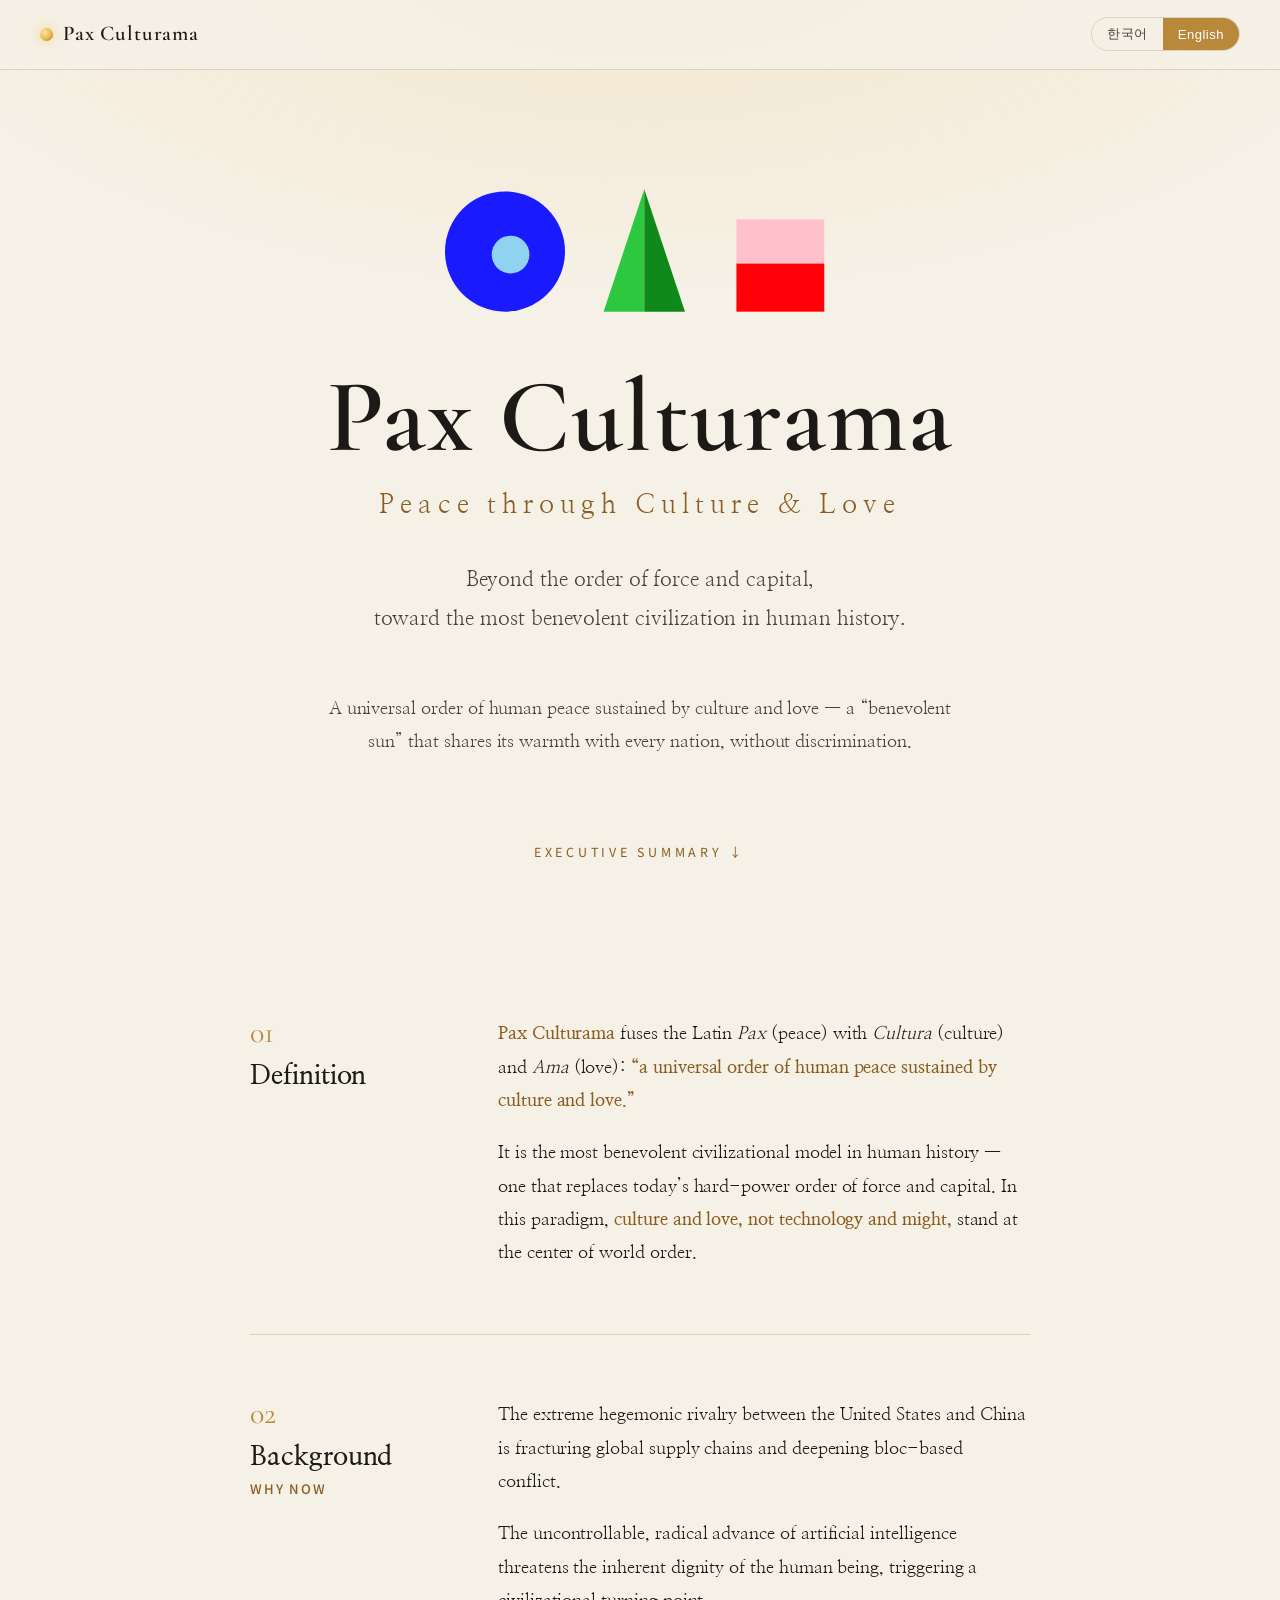
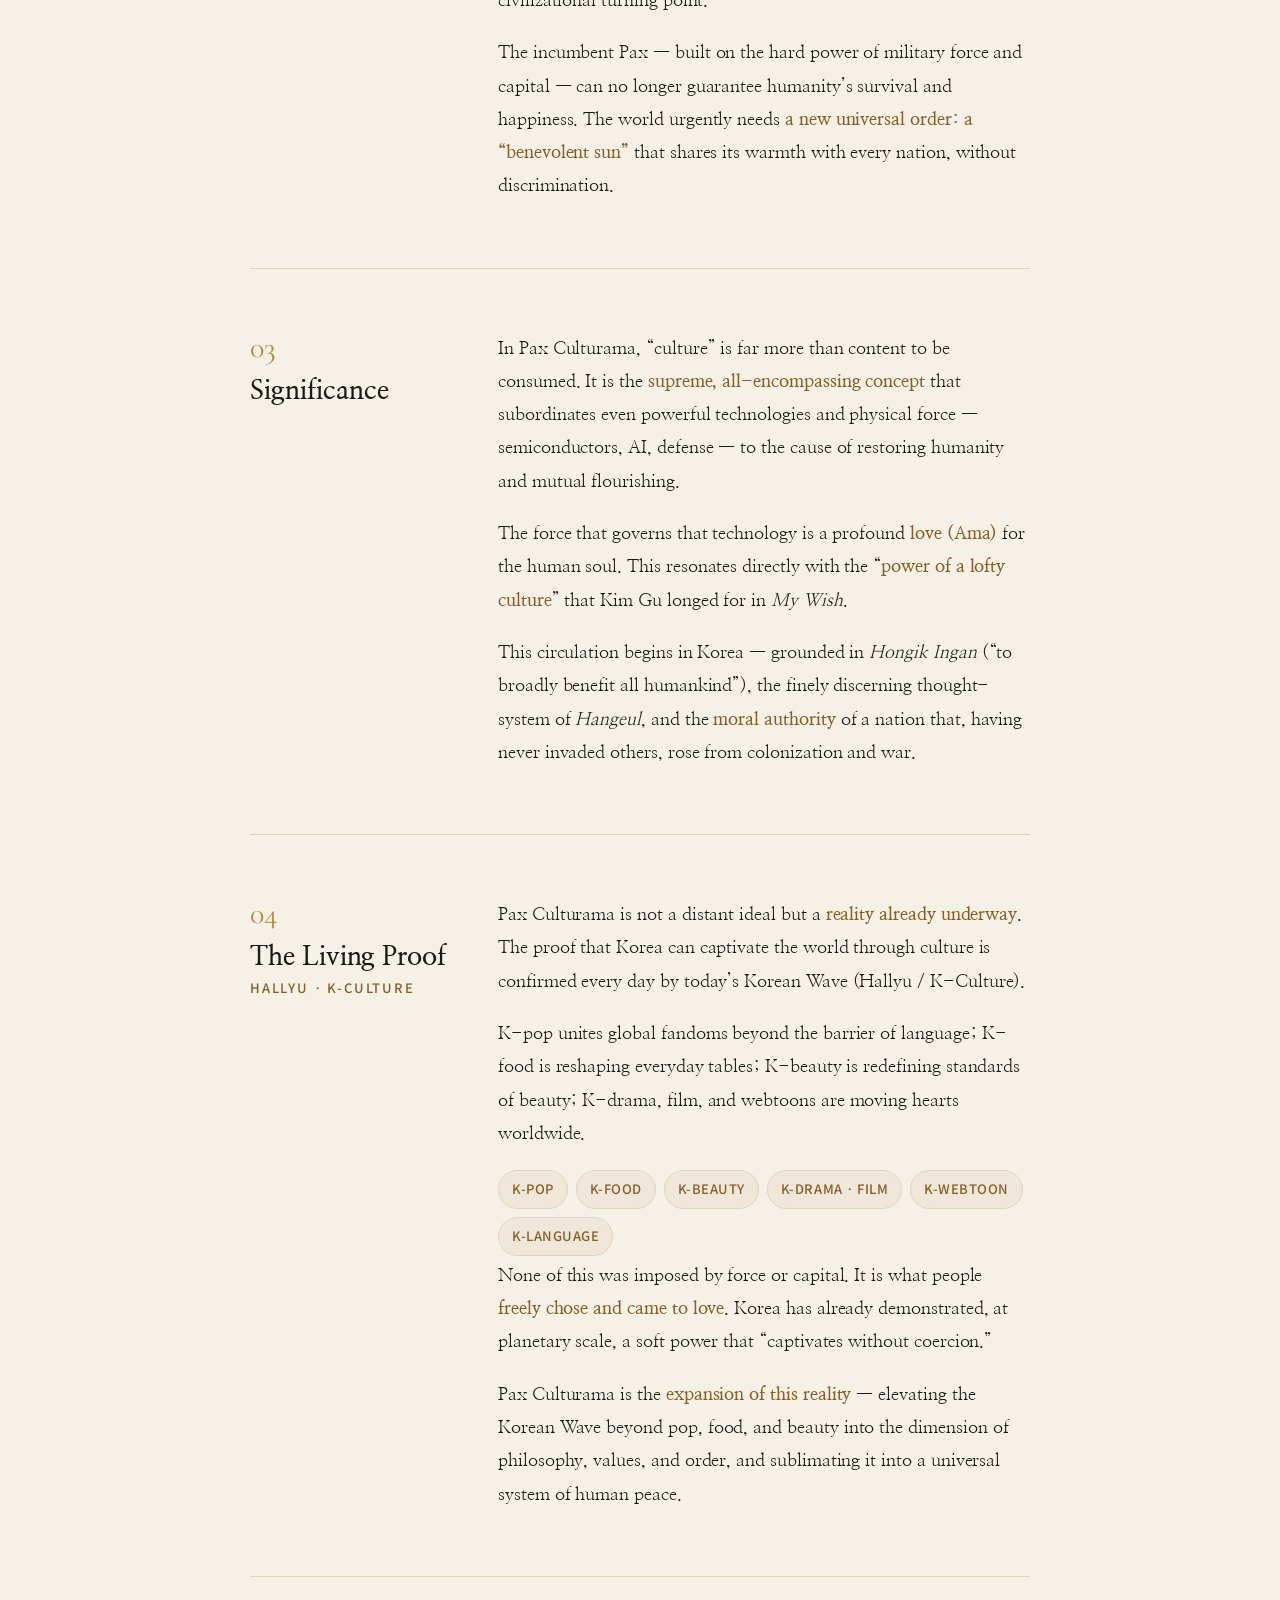
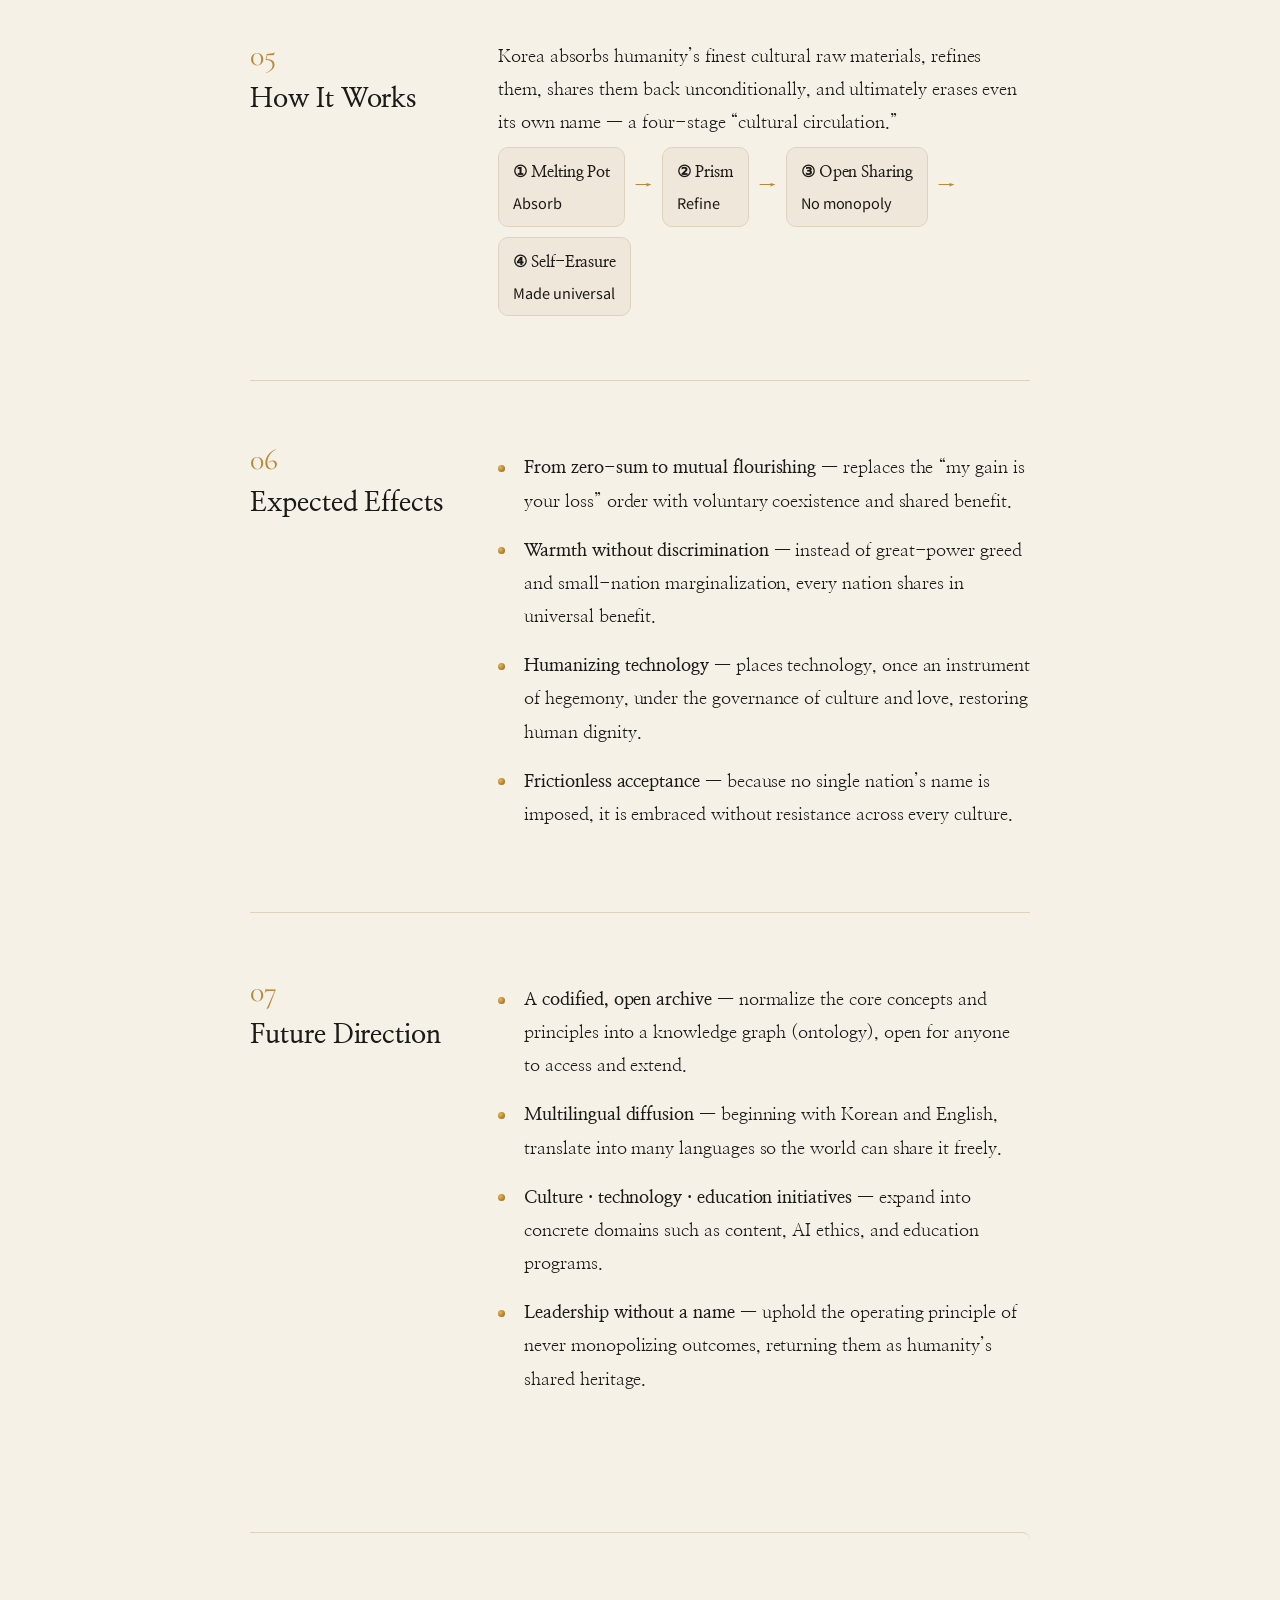
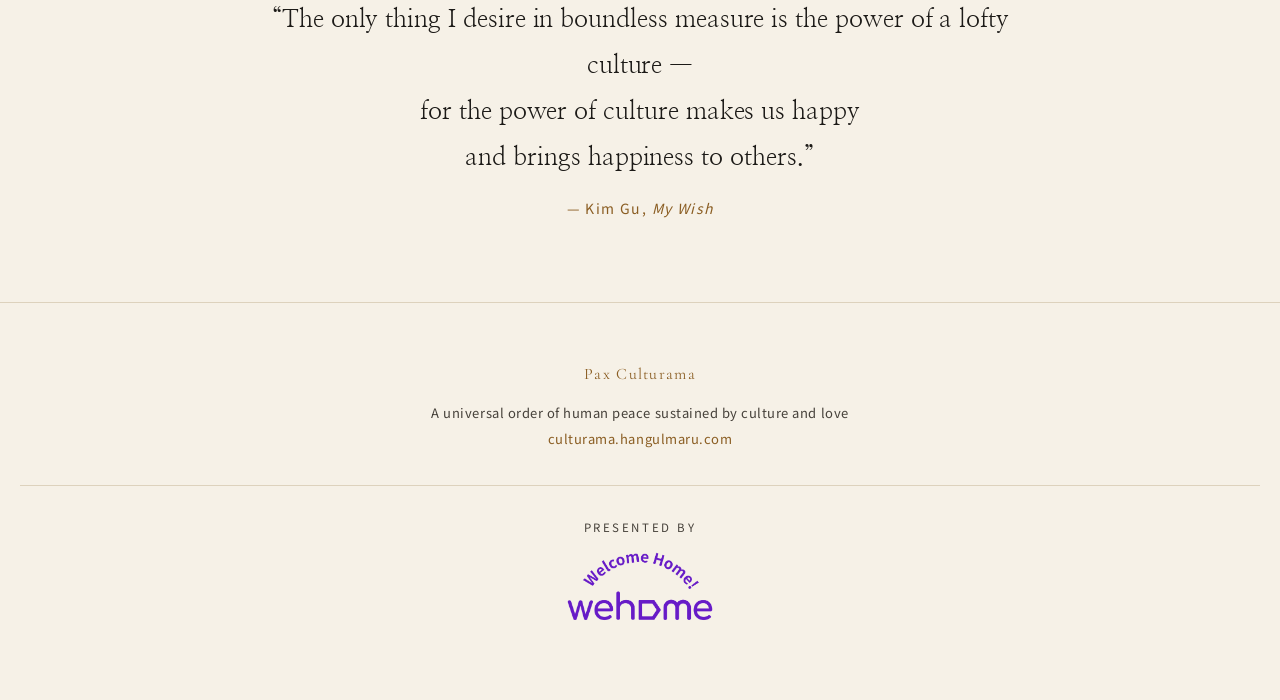
<file: index.html>
<!DOCTYPE html>
<html lang="ko">
<head>
<meta charset="UTF-8">
<meta name="viewport" content="width=device-width, initial-scale=1.0">
<title>Pax Culturama · 문화와 사랑의 평화 | Peace through Culture and Love</title>
<meta name="description" content="Pax Culturama — 문화와 사랑의 질서에 의해 유지되는 인류 보편의 평화 체제. A universal order of human peace sustained by culture and love.">
<meta property="og:title" content="Pax Culturama · 문화와 사랑의 평화">
<meta property="og:description" content="무력과 자본의 질서를 대체하는, 인류의 유일한 '선한 태양'. A benevolent new world order beyond force and capital.">
<meta property="og:type" content="website">
<meta property="og:locale" content="ko_KR">
<meta property="og:locale:alternate" content="en_US">
<link rel="icon" href="favicon.svg" type="image/svg+xml">
<link rel="preconnect" href="https://fonts.googleapis.com">
<link rel="preconnect" href="https://fonts.gstatic.com" crossorigin>
<link href="https://fonts.googleapis.com/css2?family=Cormorant+Garamond:wght@500;600;700&family=Nanum+Myeongjo:wght@400;700;800&family=Noto+Sans+KR:wght@400;500&display=swap" rel="stylesheet">
<link rel="stylesheet" href="assets/style.css">
</head>
<body class="lang-ko">
<div class="wrap">

  <header class="topbar">
    <a class="brand" href="index.html"><span class="dot"></span>Pax&nbsp;Culturama</a>
    <div class="lang-toggle" role="group" aria-label="language">
      <button type="button" data-lang="ko" class="active">한국어</button>
      <button type="button" data-lang="en">English</button>
    </div>
  </header>

  <section class="cover">
    <img class="hero-art" src="assets/cheonjiin-art.svg"
         alt="천지인 ○△□ — 하늘·땅·사람, 한글의 근본 / Heaven, Earth, Human — the roots of Hangeul">
    <h1>Pax&nbsp;Culturama</h1>
    <div class="ko-title"><span class="ko">문화와 사랑의 평화</span><span class="en">Peace through Culture &amp; Love</span></div>
    <p class="tagline">
      <span class="ko">무력과 자본의 질서를 넘어,<br>인류 역사상 가장 선한 문명을 향하여.</span>
      <span class="en">Beyond the order of force and capital,<br>toward the most benevolent civilization in human history.</span>
    </p>
    <p class="definition-line">
      <span class="ko">문화와 사랑의 질서에 의해 유지되는 인류 보편의 평화 체제 — 모두에게 차별 없이 온기를 나누는 ‘선한 태양’.</span>
      <span class="en">A universal order of human peace sustained by culture and love — a “benevolent sun” that shares its warmth with every nation, without discrimination.</span>
    </p>
    <div class="scroll-cue">Executive Summary ↓</div>
  </section>

  <main class="exec">

    <!-- 01 정의 -->
    <section class="es-block reveal" id="definition">
      <div class="es-head">
        <div class="es-num">01</div>
        <div class="es-title"><span class="ko">정의</span><span class="en">Definition</span></div>
      </div>
      <div class="es-body">
        <div class="ko">
          <p><strong>팍스 컬추라마(Pax Culturama)</strong>는 라틴어로 평화를 뜻하는 ‘팍스(Pax)’에 문화(Cultura)와 사랑(Ama)을 결합한 말로, <strong>‘문화와 사랑의 질서에 의해 유지되는 인류 보편의 평화 체제’</strong>를 뜻합니다.</p>
          <p>무력과 자본이라는 하드파워(Hard Power)에 기반한 기존의 세계 질서를 대체하는, 인류 역사상 가장 선한 문명 모델입니다. 기술과 힘이 아니라 <strong>문화와 사랑이 질서의 중심</strong>에 서는 새로운 패러다임입니다.</p>
        </div>
        <div class="en">
          <p><strong>Pax Culturama</strong> fuses the Latin <em>Pax</em> (peace) with <em>Cultura</em> (culture) and <em>Ama</em> (love): <strong>“a universal order of human peace sustained by culture and love.”</strong></p>
          <p>It is the most benevolent civilizational model in human history — one that replaces today’s hard-power order of force and capital. In this paradigm, <strong>culture and love, not technology and might,</strong> stand at the center of world order.</p>
        </div>
      </div>
    </section>

    <!-- 02 배경 -->
    <section class="es-block reveal" id="background">
      <div class="es-head">
        <div class="es-num">02</div>
        <div class="es-title"><span class="ko">배경</span><span class="en">Background</span><span class="en-label">Why Now</span></div>
      </div>
      <div class="es-body">
        <div class="ko">
          <p>미국과 중국의 극단적 패권 경쟁으로 글로벌 공급망이 붕괴하고 진영 간 갈등이 심화되고 있습니다.</p>
          <p>통제 불가능한 인공지능(AI)의 급진적 발전은 인간 고유의 존엄성을 위협하며 문명사적 대전환기를 촉발했습니다.</p>
          <p>군사력과 자본이라는 하드파워 중심의 기존 팍스(Pax) 체제는 더 이상 인류의 생존과 행복을 보장하지 못합니다. 모든 국가에 차별 없이 온기를 나누는 <strong>‘선한 태양’과 같은 새로운 보편 질서</strong>가 절실히 요구됩니다.</p>
        </div>
        <div class="en">
          <p>The extreme hegemonic rivalry between the United States and China is fracturing global supply chains and deepening bloc-based conflict.</p>
          <p>The uncontrollable, radical advance of artificial intelligence threatens the inherent dignity of the human being, triggering a civilizational turning point.</p>
          <p>The incumbent Pax — built on the hard power of military force and capital — can no longer guarantee humanity’s survival and happiness. The world urgently needs <strong>a new universal order: a “benevolent sun”</strong> that shares its warmth with every nation, without discrimination.</p>
        </div>
      </div>
    </section>

    <!-- 03 의미 -->
    <section class="es-block reveal" id="significance">
      <div class="es-head">
        <div class="es-num">03</div>
        <div class="es-title"><span class="ko">의미</span><span class="en">Significance</span></div>
      </div>
      <div class="es-body">
        <div class="ko">
          <p>팍스 컬추라마에서 ‘문화’는 단순히 소비되는 콘텐츠를 넘어, 반도체·AI·방산 같은 강력한 기술과 물리적 힘조차 인간성 회복과 상생을 위해 복속시키는 <strong>최상위 포괄 개념</strong>으로 작동합니다.</p>
          <p>그 통제의 동력은 인간 영혼에 대한 깊은 <strong>사랑(Ama)</strong>입니다. 이는 백범 김구 선생이 《나의 소원》에서 염원한 <strong>‘높은 문화의 힘’</strong>과 맞닿아 있습니다.</p>
          <p>이 순환은 대한민국에서 시작됩니다. ‘널리 인간을 이롭게 한다’는 홍익인간의 가치관, 사물과 인간을 섬세하게 고찰하는 한글의 사유 체계, 그리고 침략의 역사 없이 식민과 전쟁을 딛고 일어선 <strong>도덕적 권위</strong>가 그 자격의 근거입니다.</p>
        </div>
        <div class="en">
          <p>In Pax Culturama, “culture” is far more than content to be consumed. It is the <strong>supreme, all-encompassing concept</strong> that subordinates even powerful technologies and physical force — semiconductors, AI, defense — to the cause of restoring humanity and mutual flourishing.</p>
          <p>The force that governs that technology is a profound <strong>love (Ama)</strong> for the human soul. This resonates directly with the “<strong>power of a lofty culture</strong>” that Kim Gu longed for in <em>My Wish</em>.</p>
          <p>This circulation begins in Korea — grounded in <em>Hongik Ingan</em> (“to broadly benefit all humankind”), the finely discerning thought-system of <em>Hangeul</em>, and the <strong>moral authority</strong> of a nation that, having never invaded others, rose from colonization and war.</p>
        </div>
      </div>
    </section>

    <!-- 04 한류라는 현실 -->
    <section class="es-block reveal" id="hallyu">
      <div class="es-head">
        <div class="es-num">04</div>
        <div class="es-title"><span class="ko">한류라는 현실</span><span class="en">The Living Proof</span><span class="en-label">Hallyu · K-Culture</span></div>
      </div>
      <div class="es-body">
        <div class="ko">
          <p>팍스 컬추라마는 먼 이상이 아니라 <strong>이미 시작된 현실</strong>입니다. 한국이 세계를 문화로 매료시킬 수 있다는 증거는 지금의 한류(K-Culture)에서 매일 확인됩니다.</p>
          <p>K-팝은 언어의 장벽을 넘어 전 세계 팬덤을 하나로 묶고, K-푸드는 일상의 식탁을, K-뷰티는 미의 기준을, K-드라마·영화·웹툰은 사람들의 정서를 바꾸고 있습니다.</p>
          <div class="ktags" aria-hidden="false">
            <span>K-POP</span><span>K-FOOD</span><span>K-BEAUTY</span><span>K-DRAMA · FILM</span><span>K-WEBTOON</span><span>K-LANGUAGE</span>
          </div>
          <p>이는 무력이나 자본의 강요가 아니라, 사람들이 <strong>자발적으로 선택하고 사랑한 결과</strong>입니다. 한국은 이미 ‘강요 없이 매료시키는’ 소프트파워를 전 지구적 규모로 입증했습니다.</p>
          <p>팍스 컬추라마는 <strong>이 현실의 확대</strong>입니다 — 팝·음식·뷰티를 넘어 철학·가치·질서의 차원으로 한류를 끌어올려, 인류 보편의 평화 체제로 승화시키는 것입니다.</p>
        </div>
        <div class="en">
          <p>Pax Culturama is not a distant ideal but a <strong>reality already underway</strong>. The proof that Korea can captivate the world through culture is confirmed every day by today’s Korean Wave (Hallyu / K-Culture).</p>
          <p>K-pop unites global fandoms beyond the barrier of language; K-food is reshaping everyday tables; K-beauty is redefining standards of beauty; K-drama, film, and webtoons are moving hearts worldwide.</p>
          <div class="ktags" aria-hidden="false">
            <span>K-POP</span><span>K-FOOD</span><span>K-BEAUTY</span><span>K-DRAMA · FILM</span><span>K-WEBTOON</span><span>K-LANGUAGE</span>
          </div>
          <p>None of this was imposed by force or capital. It is what people <strong>freely chose and came to love</strong>. Korea has already demonstrated, at planetary scale, a soft power that “captivates without coercion.”</p>
          <p>Pax Culturama is the <strong>expansion of this reality</strong> — elevating the Korean Wave beyond pop, food, and beauty into the dimension of philosophy, values, and order, and sublimating it into a universal system of human peace.</p>
        </div>
      </div>
    </section>

    <!-- 05 작동 원리 -->
    <section class="es-block reveal" id="mechanism">
      <div class="es-head">
        <div class="es-num">05</div>
        <div class="es-title"><span class="ko">작동 원리</span><span class="en">How It Works</span></div>
      </div>
      <div class="es-body">
        <div class="ko">
          <p>한국은 인류의 우수한 문화 원석을 흡수하고, 정제하고, 조건 없이 다시 나누며, 끝내 자국의 이름마저 지웁니다. 네 단계의 ‘문화적 순환’입니다.</p>
        </div>
        <div class="en">
          <p>Korea absorbs humanity’s finest cultural raw materials, refines them, shares them back unconditionally, and ultimately erases even its own name — a four-stage “cultural circulation.”</p>
        </div>
        <div class="flow" aria-hidden="false">
          <div class="step"><b><span class="ko">① 용광로</span><span class="en">① Melting Pot</span></b><span class="ko">흡수</span><span class="en">Absorb</span></div>
          <span class="arrow">→</span>
          <div class="step"><b><span class="ko">② 프리즘</span><span class="en">② Prism</span></b><span class="ko">정제</span><span class="en">Refine</span></div>
          <span class="arrow">→</span>
          <div class="step"><b><span class="ko">③ 온누리 보급</span><span class="en">③ Open Sharing</span></b><span class="ko">무독점 공유</span><span class="en">No monopoly</span></div>
          <span class="arrow">→</span>
          <div class="step"><b><span class="ko">④ 이름 지우기</span><span class="en">④ Self-Erasure</span></b><span class="ko">보편 유산화</span><span class="en">Made universal</span></div>
        </div>
      </div>
    </section>

    <!-- 06 기대효과 -->
    <section class="es-block reveal" id="effects">
      <div class="es-head">
        <div class="es-num">06</div>
        <div class="es-title"><span class="ko">기대효과</span><span class="en">Expected Effects</span></div>
      </div>
      <div class="es-body">
        <ul class="es-list">
          <li>
            <span class="ko"><b>제로섬에서 상생으로</b> — ‘내가 이득이면 너는 손해’라는 질서를 자발적 공존과 상호 이득으로 전환합니다.</span>
            <span class="en"><b>From zero-sum to mutual flourishing</b> — replaces the “my gain is your loss” order with voluntary coexistence and shared benefit.</span>
          </li>
          <li>
            <span class="ko"><b>차별 없는 온기</b> — 강대국의 탐욕과 약소국의 소외 대신, 모든 국가가 소외 없이 누리는 보편적 혜택을 만듭니다.</span>
            <span class="en"><b>Warmth without discrimination</b> — instead of great-power greed and small-nation marginalization, every nation shares in universal benefit.</span>
          </li>
          <li>
            <span class="ko"><b>기술의 인간화</b> — 패권의 도구였던 기술을 문화와 사랑의 통제 아래 두어 인간 존엄을 회복합니다.</span>
            <span class="en"><b>Humanizing technology</b> — places technology, once an instrument of hegemony, under the governance of culture and love, restoring human dignity.</span>
          </li>
          <li>
            <span class="ko"><b>저항 없는 수용</b> — 특정 국가의 이름을 강제하지 않기에 어떤 문화권에서도 거부감 없이 받아들여집니다.</span>
            <span class="en"><b>Frictionless acceptance</b> — because no single nation’s name is imposed, it is embraced without resistance across every culture.</span>
          </li>
        </ul>
      </div>
    </section>

    <!-- 07 향후 추진 방향 -->
    <section class="es-block reveal" id="direction">
      <div class="es-head">
        <div class="es-num">07</div>
        <div class="es-title"><span class="ko">향후 추진 방향</span><span class="en">Future Direction</span></div>
      </div>
      <div class="es-body">
        <ul class="es-list">
          <li>
            <span class="ko"><b>사상 체계의 정립과 공개 아카이브</b> — 핵심 개념과 원리를 지식 그래프(온톨로지)로 정규화하여 누구나 접근·확장할 수 있도록 공개합니다.</span>
            <span class="en"><b>A codified, open archive</b> — normalize the core concepts and principles into a knowledge graph (ontology), open for anyone to access and extend.</span>
          </li>
          <li>
            <span class="ko"><b>다국어 확산</b> — 한국어·영어를 시작으로 다국어로 번역하여 전 세계가 거부감 없이 공유하도록 합니다.</span>
            <span class="en"><b>Multilingual diffusion</b> — beginning with Korean and English, translate into many languages so the world can share it freely.</span>
          </li>
          <li>
            <span class="ko"><b>문화·기술·교육 이니셔티브</b> — 콘텐츠, AI 윤리, 교육 프로그램 등 구체적 실천 영역으로 확장합니다.</span>
            <span class="en"><b>Culture · technology · education initiatives</b> — expand into concrete domains such as content, AI ethics, and education programs.</span>
          </li>
          <li>
            <span class="ko"><b>이름 없는 리더십의 실천</b> — 성과를 독점하지 않고 인류 보편의 유산으로 환원하는 운영 원칙을 지킵니다.</span>
            <span class="en"><b>Leadership without a name</b> — uphold the operating principle of never monopolizing outcomes, returning them as humanity’s shared heritage.</span>
          </li>
        </ul>
      </div>
    </section>

    <!-- 선언 인용 -->
    <blockquote class="declaration reveal" style="border-top:1px solid var(--line);padding-top:clamp(40px,7vw,64px);">
      <span class="ko">“오직 한없이 가지고 싶은 것은 높은 문화의 힘이다.<br>문화의 힘은 우리 자신을 행복되게 하고,<br>나아가서 남에게 행복을 주겠기 때문이다.”</span>
      <span class="en">“The only thing I desire in boundless measure is the power of a lofty culture —<br>for the power of culture makes us happy<br>and brings happiness to others.”</span>
      <cite><span class="ko">— 백범 김구, 《나의 소원》</span><span class="en">— Kim Gu, <em>My Wish</em></span></cite>
    </blockquote>

  </main>

  <footer>
    <div class="mark">Pax Culturama</div>
    <p style="margin:.8em 0 0;">
      <span class="ko">문화와 사랑의 질서에 의해 유지되는 인류 보편의 평화 체제</span>
      <span class="en">A universal order of human peace sustained by culture and love</span><br>
      <a href="https://culturama.hangulmaru.com">culturama.hangulmaru.com</a>
    </p>
    <div class="wehome-credit">
      <div class="by"><span class="ko">만든 곳</span><span class="en">Presented by</span></div>
      <a href="https://wehome.me" target="_blank" rel="noopener" aria-label="Wehome — wehome.me">
        <img src="assets/wehome-logo.png" alt="Wehome">
      </a>
    </div>
  </footer>

</div>
<script src="assets/reveal.js"></script>
<script>
  (function () {
    var body = document.body;
    var btns = document.querySelectorAll('.lang-toggle button');
    function set(lang) {
      body.classList.remove('lang-ko', 'lang-en');
      body.classList.add('lang-' + lang);
      document.documentElement.lang = lang;
      btns.forEach(function (b) { b.classList.toggle('active', b.dataset.lang === lang); });
      try { localStorage.setItem('pc-lang', lang); } catch (e) {}
    }
    btns.forEach(function (b) { b.addEventListener('click', function () { set(b.dataset.lang); }); });
    var saved;
    try { saved = localStorage.getItem('pc-lang'); } catch (e) {}
    if (!saved) saved = (navigator.language || '').toLowerCase().indexOf('ko') === 0 ? 'ko' : (navigator.language ? 'en' : 'ko');
    set(saved || 'ko');
  })();
</script>
</body>
</html>
</file>
<file: assets/style.css>
/* ============================================================
   Pax Culturama — 문화와 사랑의 평화
   Shared stylesheet
   Design language: parchment ground · deep ink · sunrise gold
   "선한 태양" — a benevolent, luminous, dignified manifesto
   ============================================================ */

:root {
  --ink:        #1c1a17;   /* deep ink text            */
  --ink-soft:   #46413a;   /* secondary text           */
  --paper:      #f6f1e7;   /* parchment ground         */
  --paper-2:    #efe8da;   /* raised parchment         */
  --line:       #ddd2bd;   /* hairline                 */
  --gold:       #b8893b;   /* sunrise gold accent      */
  --gold-deep:  #8a5d22;   /* deep gold                */
  --sun:        #e8b84b;   /* the benevolent sun       */
  --crimson:    #8c2f2a;   /* the incumbent order      */
  --serif-ko: "Nanum Myeongjo", "Noto Serif KR", serif;
  --sans-ko:  "Pretendard", "Noto Sans KR", system-ui, sans-serif;
  --serif-la: "Cormorant Garamond", Georgia, serif;
  --maxw: 720px;
}

* { box-sizing: border-box; }

html { scroll-behavior: smooth; }

body {
  margin: 0;
  background: var(--paper);
  color: var(--ink);
  font-family: var(--serif-ko);
  font-size: 19px;
  line-height: 1.95;
  letter-spacing: -0.003em;
  -webkit-font-smoothing: antialiased;
  text-rendering: optimizeLegibility;
}

/* subtle paper grain via layered radial light (the sun, top) */
body::before {
  content: "";
  position: fixed;
  inset: 0;
  pointer-events: none;
  background:
    radial-gradient(1100px 520px at 50% -8%, rgba(232,184,75,0.18), rgba(232,184,75,0) 70%);
  z-index: 0;
}

.wrap { position: relative; z-index: 1; }

/* ---------- top bar ---------- */
.topbar {
  position: sticky; top: 0; z-index: 50;
  display: flex; align-items: center; justify-content: space-between;
  padding: 14px clamp(18px, 5vw, 40px);
  background: rgba(246,241,231,0.82);
  backdrop-filter: blur(10px);
  border-bottom: 1px solid var(--line);
}
.topbar a { text-decoration: none; color: var(--ink); }
.brand {
  font-family: var(--serif-la);
  font-size: 21px; font-weight: 600; letter-spacing: 0.04em;
  display: flex; align-items: center; gap: 10px;
}
.brand .dot {
  width: 13px; height: 13px; border-radius: 50%;
  background: radial-gradient(circle at 35% 35%, #ffe39a, var(--sun) 55%, var(--gold-deep));
  box-shadow: 0 0 14px rgba(232,184,75,0.7);
}
.topbar nav { display: flex; gap: clamp(14px, 3vw, 28px); font-family: var(--sans-ko); font-size: 14px; }
.topbar nav a { color: var(--ink-soft); }
.topbar nav a:hover { color: var(--gold-deep); }

/* ---------- hero / cover ---------- */
.cover {
  min-height: 86vh;
  display: flex; flex-direction: column; align-items: center; justify-content: center;
  text-align: center;
  padding: 8vh clamp(20px, 6vw, 48px) 10vh;
}
.sun-emblem {
  width: 132px; height: 132px; border-radius: 50%;
  margin-bottom: 38px;
  background: radial-gradient(circle at 38% 34%, #fff2c8, var(--sun) 46%, var(--gold) 78%, var(--gold-deep));
  box-shadow: 0 0 0 1px rgba(138,93,34,0.25), 0 0 64px rgba(232,184,75,0.55), inset -8px -10px 26px rgba(138,93,34,0.35);
  position: relative;
}
.sun-emblem::after {
  /* faint ray ring */
  content: ""; position: absolute; inset: -26px; border-radius: 50%;
  background: conic-gradient(from 0deg, rgba(232,184,75,0.0) 0 6deg, rgba(232,184,75,0.16) 6deg 7deg, rgba(232,184,75,0) 7deg 18deg);
}
.cover h1 {
  font-family: var(--serif-la);
  font-weight: 600;
  font-size: clamp(48px, 11vw, 104px);
  line-height: 1.0;
  letter-spacing: 0.01em;
  margin: 0 0 10px;
  color: var(--ink);
}
.cover .ko-title {
  font-family: var(--serif-ko);
  font-size: clamp(18px, 4.5vw, 27px);
  letter-spacing: 0.22em;
  color: var(--gold-deep);
  margin-bottom: 30px;
}
.cover .tagline {
  max-width: 560px;
  font-size: clamp(17px, 3.4vw, 21px);
  color: var(--ink-soft);
  line-height: 1.85;
}
.cover .scroll-cue {
  margin-top: 56px; font-family: var(--sans-ko); font-size: 12.5px; letter-spacing: 0.3em;
  color: var(--gold-deep); text-transform: uppercase;
}

/* ---------- reading column ---------- */
main { padding: 0 clamp(20px, 6vw, 40px); }
.col { max-width: var(--maxw); margin: 0 auto; }

.kicker {
  font-family: var(--sans-ko);
  font-size: 13px; letter-spacing: 0.32em; text-transform: uppercase;
  color: var(--gold-deep); margin-bottom: 14px;
}

section.chapter { padding: clamp(56px, 11vw, 110px) 0; border-top: 1px solid var(--line); }
section.chapter:first-of-type { border-top: none; }

h2.chapter-title {
  font-family: var(--serif-ko); font-weight: 700;
  font-size: clamp(28px, 6.4vw, 44px); line-height: 1.3;
  margin: 0 0 8px; letter-spacing: -0.01em;
}
h2.chapter-title .sub { display:block; font-size: 0.52em; font-weight: 400; color: var(--ink-soft); letter-spacing: 0.04em; margin-top: 14px; }

h3 {
  font-family: var(--serif-ko); font-weight: 700;
  font-size: clamp(20px, 4.6vw, 27px); line-height: 1.45;
  margin: 2.4em 0 0.7em;
}
h3 .num {
  font-family: var(--serif-la); color: var(--gold); font-weight: 600;
  margin-right: 0.5em;
}

p { margin: 0 0 1.35em; }
.lead { font-size: 1.08em; color: var(--ink); }

strong, b { color: var(--gold-deep); font-weight: 700; }

ul.refined { list-style: none; padding: 0; margin: 1.4em 0; }
ul.refined > li {
  position: relative; padding: 0 0 0 1.6em; margin: 0 0 1.15em;
}
ul.refined > li::before {
  content: ""; position: absolute; left: 0; top: 0.78em;
  width: 8px; height: 8px; border-radius: 50%;
  background: radial-gradient(circle at 35% 35%, var(--sun), var(--gold-deep));
}
ul.refined > li b { color: var(--ink); }

/* pull quote / declaration */
blockquote {
  margin: 2.2em 0; padding: 1.4em 1.6em;
  border-left: 3px solid var(--gold);
  background: var(--paper-2);
  font-size: 1.04em; color: var(--ink);
  border-radius: 0 8px 8px 0;
}
blockquote.declaration {
  text-align: center; border: none; background: transparent;
  font-size: clamp(19px, 4.4vw, 25px); line-height: 1.85; color: var(--ink);
  padding: 1em 0;
}
blockquote.declaration cite { display:block; margin-top: 1em; font-style: normal; font-family: var(--sans-ko); font-size: 14px; letter-spacing: 0.1em; color: var(--gold-deep); }

.callout {
  margin: 2em 0; padding: 1.3em 1.5em 1.35em;
  border: 1px solid var(--line);
  border-top: 3px solid var(--gold);
  background: linear-gradient(180deg, rgba(232,184,75,0.07), rgba(232,184,75,0));
  border-radius: 10px;
}
.callout .label {
  font-family: var(--sans-ko); font-size: 12.5px; letter-spacing: 0.22em;
  text-transform: uppercase; color: var(--gold-deep); margin-bottom: 8px;
}
.callout p:last-child { margin-bottom: 0; }

/* two-giant comparison */
.giants { display: grid; grid-template-columns: 1fr 1fr; gap: 18px; margin: 2em 0; }
.giant { padding: 1.3em 1.4em; border: 1px solid var(--line); border-radius: 12px; background: var(--paper-2); }
.giant h4 { margin: 0 0 0.5em; font-family: var(--serif-ko); font-size: 1.1em; }
.giant .tag { font-family: var(--sans-ko); font-size: 12px; letter-spacing: 0.18em; color: var(--crimson); text-transform: uppercase; display:block; margin-bottom: 0.7em; }
.giant p { font-size: 0.96em; margin: 0; color: var(--ink-soft); }
@media (max-width: 620px) { .giants { grid-template-columns: 1fr; } }

/* TOC */
.toc { max-width: var(--maxw); margin: 0 auto; padding: clamp(40px,8vw,80px) 0; }
.toc a { display:flex; gap: 18px; align-items: baseline; text-decoration: none; color: var(--ink);
  padding: 20px 4px; border-bottom: 1px solid var(--line); transition: padding-left .2s ease; }
.toc a:hover { padding-left: 12px; color: var(--gold-deep); }
.toc .t-num { font-family: var(--serif-la); font-size: 1.3em; color: var(--gold); min-width: 3.4em; }
.toc .t-body .t-title { font-family: var(--serif-ko); font-weight: 700; font-size: 1.12em; }
.toc .t-body .t-desc { font-size: 0.92em; color: var(--ink-soft); margin-top: 4px; }

/* chapter footer nav */
.chap-nav { max-width: var(--maxw); margin: 0 auto; display:flex; justify-content: space-between; gap: 14px;
  padding: clamp(40px,8vw,72px) 0; border-top: 1px solid var(--line); font-family: var(--sans-ko); font-size: 14px; }
.chap-nav a { text-decoration: none; color: var(--gold-deep); display:flex; flex-direction: column; gap: 4px; max-width: 46%; }
.chap-nav a .dir { font-size: 12px; letter-spacing: 0.2em; text-transform: uppercase; color: var(--ink-soft); }
.chap-nav a.next { text-align: right; align-items: flex-end; }
.chap-nav a:hover { color: var(--ink); }

/* footer */
footer { text-align: center; padding: 56px 20px 72px; color: var(--ink-soft);
  font-family: var(--sans-ko); font-size: 13px; letter-spacing: 0.04em; border-top: 1px solid var(--line); }
footer .mark { font-family: var(--serif-la); font-size: 16px; color: var(--gold-deep); letter-spacing: 0.08em; }
footer a { color: var(--gold-deep); text-decoration: none; }

/* reveal on scroll */
.reveal { opacity: 0; transform: translateY(18px); transition: opacity .7s ease, transform .7s ease; }
.reveal.in { opacity: 1; transform: none; }
@media (prefers-reduced-motion: reduce) { .reveal { opacity:1; transform:none; transition:none; } html{scroll-behavior:auto;} }

/* ============================================================
   Executive Summary layout (bilingual KO/EN)
   ============================================================ */

/* language toggle */
.lang-toggle { display:flex; gap:0; border:1px solid var(--line); border-radius:999px; overflow:hidden; font-family:var(--sans-ko); }
.lang-toggle button {
  appearance:none; border:0; background:transparent; cursor:pointer;
  padding:7px 15px; font-size:13px; letter-spacing:.04em; color:var(--ink-soft);
}
.lang-toggle button.active { background:var(--gold); color:#fff; }

/* show/hide by language */
body.lang-ko .en { display:none; }
body.lang-en .ko { display:none; }

/* meta line under hero */
.cover .definition-line {
  max-width:640px; margin-top:26px; font-size:clamp(15px,3.2vw,18px);
  color:var(--ink-soft); line-height:1.85;
}

/* summary sections */
.exec { max-width:860px; margin:0 auto; padding:0 clamp(20px,6vw,40px); }
.es-block { padding:clamp(40px,7vw,64px) 0; border-top:1px solid var(--line); display:grid; grid-template-columns:200px 1fr; gap:clamp(20px,5vw,48px); }
.es-block:first-child { border-top:none; }
@media (max-width:720px){ .es-block{ grid-template-columns:1fr; gap:14px; } }

.es-head { position:relative; }
.es-num { font-family:var(--serif-la); font-size:30px; color:var(--gold); line-height:1; }
.es-title { font-family:var(--serif-ko); font-weight:700; font-size:clamp(21px,4.4vw,27px); margin-top:10px; line-height:1.3; }
.es-title .en-label { display:block; font-family:var(--sans-ko); font-weight:500; font-size:13px; letter-spacing:.14em; text-transform:uppercase; color:var(--gold-deep); margin-top:6px; }
.es-body { font-size:17.5px; line-height:1.9; }
.es-body p { margin:0 0 1.1em; }
.es-body p:last-child { margin-bottom:0; }
.es-body strong { color:var(--gold-deep); }

/* effect / direction lists */
ul.es-list { list-style:none; margin:.4em 0 0; padding:0; }
ul.es-list li { position:relative; padding:0 0 0 1.5em; margin:0 0 .9em; }
ul.es-list li::before { content:""; position:absolute; left:0; top:.72em; width:7px; height:7px; border-radius:50%; background:radial-gradient(circle at 35% 35%, var(--sun), var(--gold-deep)); }
ul.es-list li b { color:var(--ink); }

/* mechanism flow chips */
.flow { display:flex; flex-wrap:wrap; align-items:center; gap:10px; margin-top:6px; }
.flow .step { padding:9px 14px; border:1px solid var(--line); border-radius:10px; background:var(--paper-2); font-size:14.5px; font-family:var(--sans-ko); }
.flow .step b { display:block; font-family:var(--serif-ko); font-size:16px; color:var(--ink); margin-bottom:2px; }
.flow .arrow { color:var(--gold); font-size:18px; }
@media (max-width:520px){ .flow{flex-direction:column;align-items:stretch;} .flow .arrow{display:none;} .flow .step{text-align:center;} }

/* contrast mini table */
.contrast { width:100%; border-collapse:collapse; margin-top:8px; font-size:15.5px; }
.contrast td, .contrast th { border-bottom:1px solid var(--line); padding:11px 10px; text-align:left; vertical-align:top; }
.contrast th { font-family:var(--sans-ko); font-size:12px; letter-spacing:.1em; text-transform:uppercase; color:var(--ink-soft); font-weight:500; }
.contrast .old { color:var(--crimson); }
.contrast .new { color:var(--gold-deep); font-weight:600; }

/* ---------- hero artwork (천지인 ○△□) ---------- */
.hero-art {
  display:block; width:min(420px, 78vw); height:auto; margin:0 auto 34px;
}
.hero-art-caption {
  font-family:var(--sans-ko); font-size:12px; letter-spacing:.18em; color:var(--ink-soft);
  margin:-22px 0 30px; opacity:.8;
}

/* ---------- footer wehome logo ---------- */
.wehome-credit { margin-top:34px; padding-top:30px; border-top:1px solid var(--line); }
.wehome-credit .by { font-family:var(--sans-ko); font-size:11.5px; letter-spacing:.22em; text-transform:uppercase; color:var(--ink-soft); margin-bottom:12px; }
.wehome-credit a { display:inline-block; }
.wehome-credit img {
  width:150px; height:auto; vertical-align:middle;
  mix-blend-mode:multiply;            /* drops the white background on parchment */
  transition:transform .2s ease, opacity .2s ease;
}
.wehome-credit a:hover img { transform:translateY(-2px); opacity:.85; }

/* ---------- K-culture domain tags ---------- */
.ktags { display:flex; flex-wrap:wrap; gap:8px; margin:14px 0 4px; }
.ktags span { font-family:var(--sans-ko); font-size:13px; letter-spacing:.04em;
  padding:6px 13px; border-radius:999px; border:1px solid var(--line);
  background:var(--paper-2); color:var(--gold-deep); font-weight:500; }
</file>
